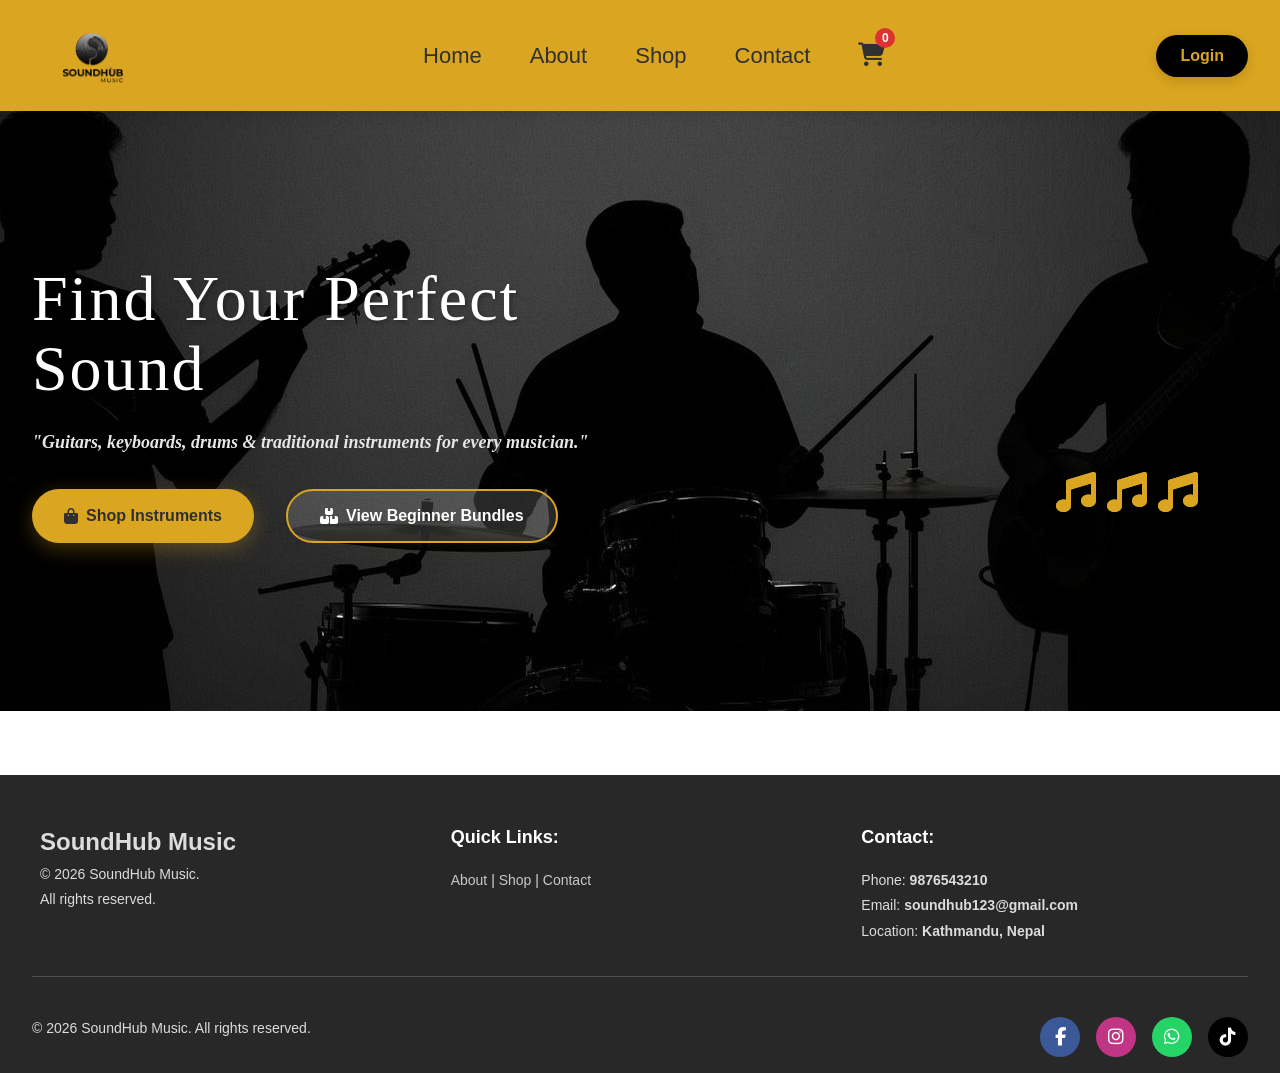
<file: index.html>
<!DOCTYPE html>
<html lang="en">
<head>
    <meta charset="UTF-8">
    <meta name="viewport" content="width=device-width, initial-scale=1.0">
    <title>SoundHub Music - Find Your Perfect Sound</title>
    <link href="https://cdnjs.cloudflare.com/ajax/libs/font-awesome/6.4.0/css/all.min.css" rel="stylesheet">
    <link rel="stylesheet" href="style.css">
</head>
<body>
    
    <!-- Header -->
    <header>
        <div class="logo-section">
           <img src="image/logo.png" alt="logo">
        </div>
        <nav>
            <a href="index.html">Home</a>
            <a href="about.html">About</a>
            <a href="products.html">Shop</a>
            <a href="contact.html">Contact</a>
            <div class="cart-icon" onclick="openCart()">
                <i class="fas fa-shopping-cart"></i>
                <span class="cart-count" id="cartCount">0</span>
            </div>
        </nav>
        <button class="login-btn" onclick="openLogin()">Login</button>
    </header>

    <!-- Hero Section -->
    <section class="hero" id="home">
        <div class="hero-content">
            <h1>Find Your Perfect Sound</h1>
            <p class="hero-quote">"Guitars, keyboards, drums & traditional instruments for every musician."</p>
            <div class="button-group">
                <button class="btn btn-primary" onclick="window.location.href='products.html'">
                    <i class="fas fa-shopping-bag"></i> Shop Instruments
                </button>
                <button class="btn btn-secondary" onclick="window.location.href='products.html'">
                    <i class="fas fa-boxes"></i> View Beginner Bundles
                </button>
            </div>
        </div>
        <div class="hero-visual">
          <div class="music-notes">
                <i class="fas fa-music"></i>
                <i class="fas fa-music"></i>
                <i class="fas fa-music"></i>
            </div>
            <div class="music-notes">
                <i class="fas fa-music"></i>
                <i class="fas fa-music"></i>
                <i class="fas fa-music"></i>
            </div>
        </div>
    </section>

    <!-- Footer -->
    <footer>
        <div class="footer-content">
            <div class="footer-section">
                <h2>SoundHub Music</h2>
                <p>© 2026 SoundHub Music.<br>All rights reserved.</p>
            </div>
            <div class="footer-section">
                <h3>Quick Links:</h3>
                <p>
                    <a href="about.html">About</a> | 
                    <a href="products.html">Shop</a> | 
                    <a href="contact.html">Contact</a>
                </p>
            </div>
            <div class="footer-section">
                <h3>Contact:</h3>
                <p>Phone: <strong>9876543210</strong><br>
                Email: <strong>soundhub123@gmail.com</strong><br>
                Location: <strong>Kathmandu, Nepal</strong></p>
            </div>
        </div>
        <div class="footer-divider">
            <p>&copy; 2026 SoundHub Music. All rights reserved.</p>
            <div class="social-links">
                <a href="https://facebook.com" class="social-icon facebook-icon" title="Facebook">
                    <i class="fab fa-facebook-f"></i>
                </a>
                <a href="https://instagram.com" class="social-icon instagram-icon" title="Instagram">
                    <i class="fab fa-instagram"></i>
                </a>
                <a href="https://whatsapp.com" class="social-icon whatsapp-icon" title="WhatsApp">
                    <i class="fab fa-whatsapp"></i>
                </a>
                <a href="https://tiktok.com" class="social-icon tiktok-icon" title="TikTok">
                    <i class="fab fa-tiktok"></i>
                </a>
            </div>
        </div>
    </footer>

  
    <script src="script.js"></script>
</body>
</html>
</file>
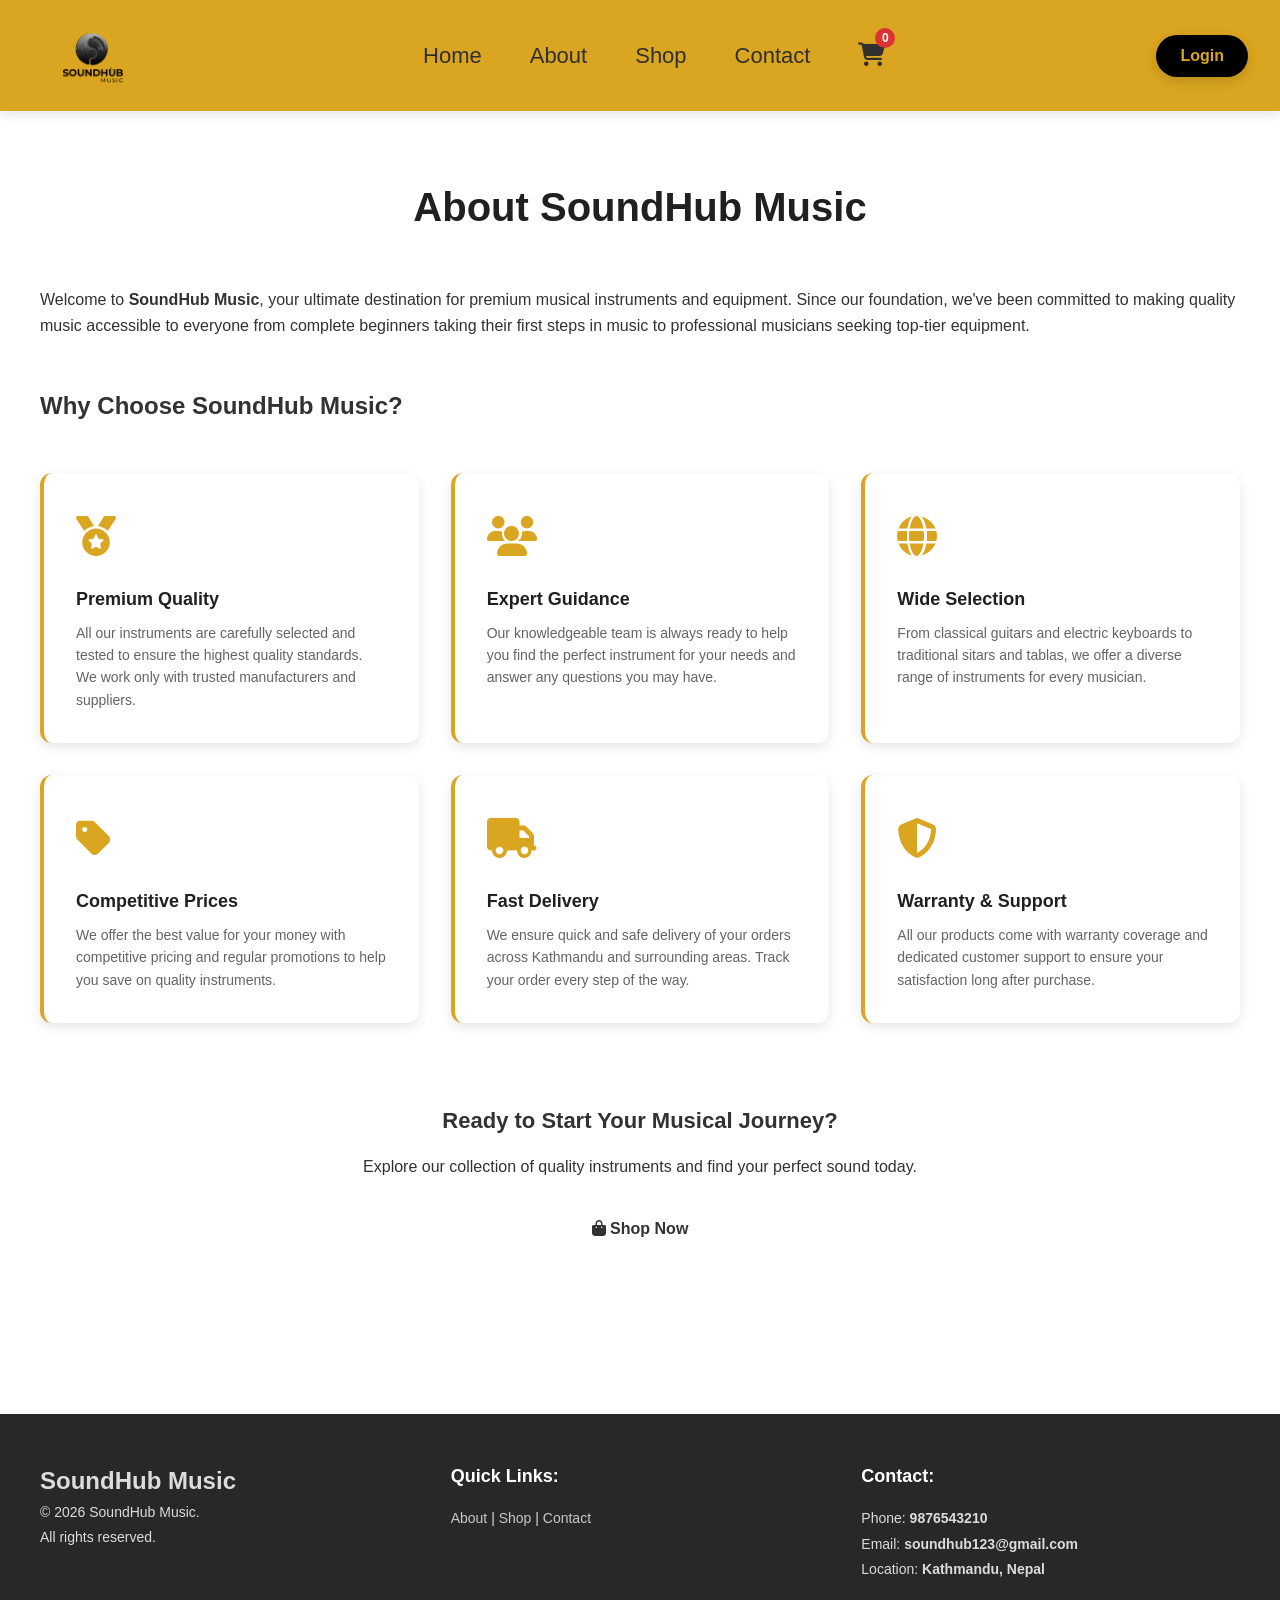
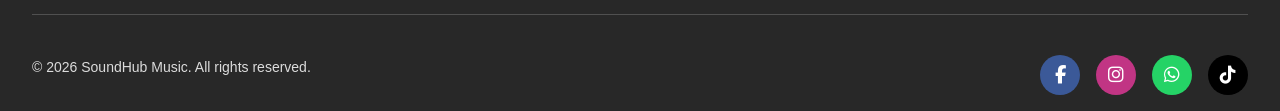
<file: about.html>
<!DOCTYPE html>
<html lang="en">
<head>
    <meta charset="UTF-8">
    <meta name="viewport" content="width=device-width, initial-scale=1.0">
    <title>About Us - SoundHub Music</title>
    <link href="https://cdnjs.cloudflare.com/ajax/libs/font-awesome/6.4.0/css/all.min.css" rel="stylesheet">
    <link rel="stylesheet" href="style.css">
</head>
<body>
    <!-- Header -->
    <header>
         <div class="logo-section">
           <img src="image/logo.png" alt="logo">
        </div>
        <nav>
            <a href="index.html">Home</a>
            <a href="about.html">About</a>
            <a href="products.html">Shop</a>
            <a href="contact.html">Contact</a>
            <div class="cart-icon" onclick="openCart()">
                <i class="fas fa-shopping-cart"></i>
                <span class="cart-count" id="cartCount">0</span>
            </div>
        </nav>
        <button class="login-btn" onclick="openLogin()">Login</button>
    </header>

    <!-- About Section -->
    <section class="content-section">
        <div class="section-container">
            <h2 class="section-title">About SoundHub Music</h2>
            
            <p class="section-intro">
                Welcome to <strong>SoundHub Music</strong>, your ultimate destination for premium musical instruments and equipment. 
                Since our foundation, we've been committed to making quality music accessible to everyone from complete beginners 
                taking their first steps in music to professional musicians seeking top-tier equipment.
            </p>

            <h3 style="font-size: 24px; margin-top: 3rem; margin-bottom: 2rem; color: var(--text-dark);">Why Choose SoundHub Music?</h3>

            <div class="features-grid">
                <div class="feature-card">
                    <div class="feature-icon">
                        <i class="fas fa-medal"></i>
                    </div>
                    <div class="feature-title">Premium Quality</div>
                    <div class="feature-description">
                        All our instruments are carefully selected and tested to ensure the highest quality standards. 
                        We work only with trusted manufacturers and suppliers.
                    </div>
                </div>

                <div class="feature-card">
                    <div class="feature-icon">
                        <i class="fas fa-users"></i>
                    </div>
                    <div class="feature-title">Expert Guidance</div>
                    <div class="feature-description">
                        Our knowledgeable team is always ready to help you find the perfect instrument for your needs and 
                        answer any questions you may have.
                    </div>
                </div>

                <div class="feature-card">
                    <div class="feature-icon">
                        <i class="fas fa-globe"></i>
                    </div>
                    <div class="feature-title">Wide Selection</div>
                    <div class="feature-description">
                        From classical guitars and electric keyboards to traditional sitars and tablas, we offer a diverse 
                        range of instruments for every musician.
                    </div>
                </div>

                <div class="feature-card">
                    <div class="feature-icon">
                        <i class="fas fa-tag"></i>
                    </div>
                    <div class="feature-title">Competitive Prices</div>
                    <div class="feature-description">
                        We offer the best value for your money with competitive pricing and regular promotions to help you 
                        save on quality instruments.
                    </div>
                </div>

                <div class="feature-card">
                    <div class="feature-icon">
                        <i class="fas fa-truck"></i>
                    </div>
                    <div class="feature-title">Fast Delivery</div>
                    <div class="feature-description">
                        We ensure quick and safe delivery of your orders across Kathmandu and surrounding areas. Track your 
                        order every step of the way.
                    </div>
                </div>

                <div class="feature-card">
                    <div class="feature-icon">
                        <i class="fas fa-shield-alt"></i>
                    </div>
                    <div class="feature-title">Warranty & Support</div>
                    <div class="feature-description">
                        All our products come with warranty coverage and dedicated customer support to ensure your satisfaction 
                        long after purchase.
                    </div>
                </div>
            </div>



            <div style="background: linear-gradient(135deg, var(--primary-gold), var(--hover-gold)); 
                padding: 2rem; border-radius: 12px; margin-top: 3rem; text-align: center; color: var(--primary-dark);">
                <h3 style="font-size: 22px; margin-bottom: 1rem;">Ready to Start Your Musical Journey?</h3>
                <p style="margin-bottom: 1.5rem; font-size: 16px;">
                    Explore our collection of quality instruments and find your perfect sound today.
                </p>
                <a href="products.html" style="display: inline-block; background: white; color: var(--primary-gold); 
                   padding: 0.75rem 2rem; border-radius: 25px; text-decoration: none; font-weight: 600; 
                   transition: all 0.3s ease;" 
                   onmouseover="this.style.transform='scale(1.05)'" 
                   onmouseout="this.style.transform='scale(1)'">
                    <i class="fas fa-shopping-bag"></i> Shop Now
                </a>
            </div>
        </div>
    </section>

    <!-- Footer -->
    <footer>
        <div class="footer-content">
            <div class="footer-section">
                <h2>SoundHub Music</h2>
                <p>© 2026 SoundHub Music.<br>All rights reserved.</p>
            </div>
            <div class="footer-section">
                <h3>Quick Links:</h3>
                <p>
                    <a href="about.html">About</a> | 
                    <a href="products.html">Shop</a> | 
                    <a href="contact.html">Contact</a>
                </p>
            </div>
            <div class="footer-section">
                <h3>Contact:</h3>
                <p>Phone: <strong>9876543210</strong><br>
                Email: <strong>soundhub123@gmail.com</strong><br>
                Location: <strong>Kathmandu, Nepal</strong></p>
            </div>
        </div>
        <div class="footer-divider">
            <p>&copy; 2026 SoundHub Music. All rights reserved.</p>
            <div class="social-links">
                <a href="https://facebook.com" class="social-icon facebook-icon" title="Facebook">
                    <i class="fab fa-facebook-f"></i>
                </a>
                <a href="https://instagram.com" class="social-icon instagram-icon" title="Instagram">
                    <i class="fab fa-instagram"></i>
                </a>
                <a href="https://whatsapp.com" class="social-icon whatsapp-icon" title="WhatsApp">
                    <i class="fab fa-whatsapp"></i>
                </a>
                <a href="https://tiktok.com" class="social-icon tiktok-icon" title="TikTok">
                    <i class="fab fa-tiktok"></i>
                </a>
            </div>
        </div>
    </footer>

    <script src="script.js"></script>
</body>
</html>
</file>
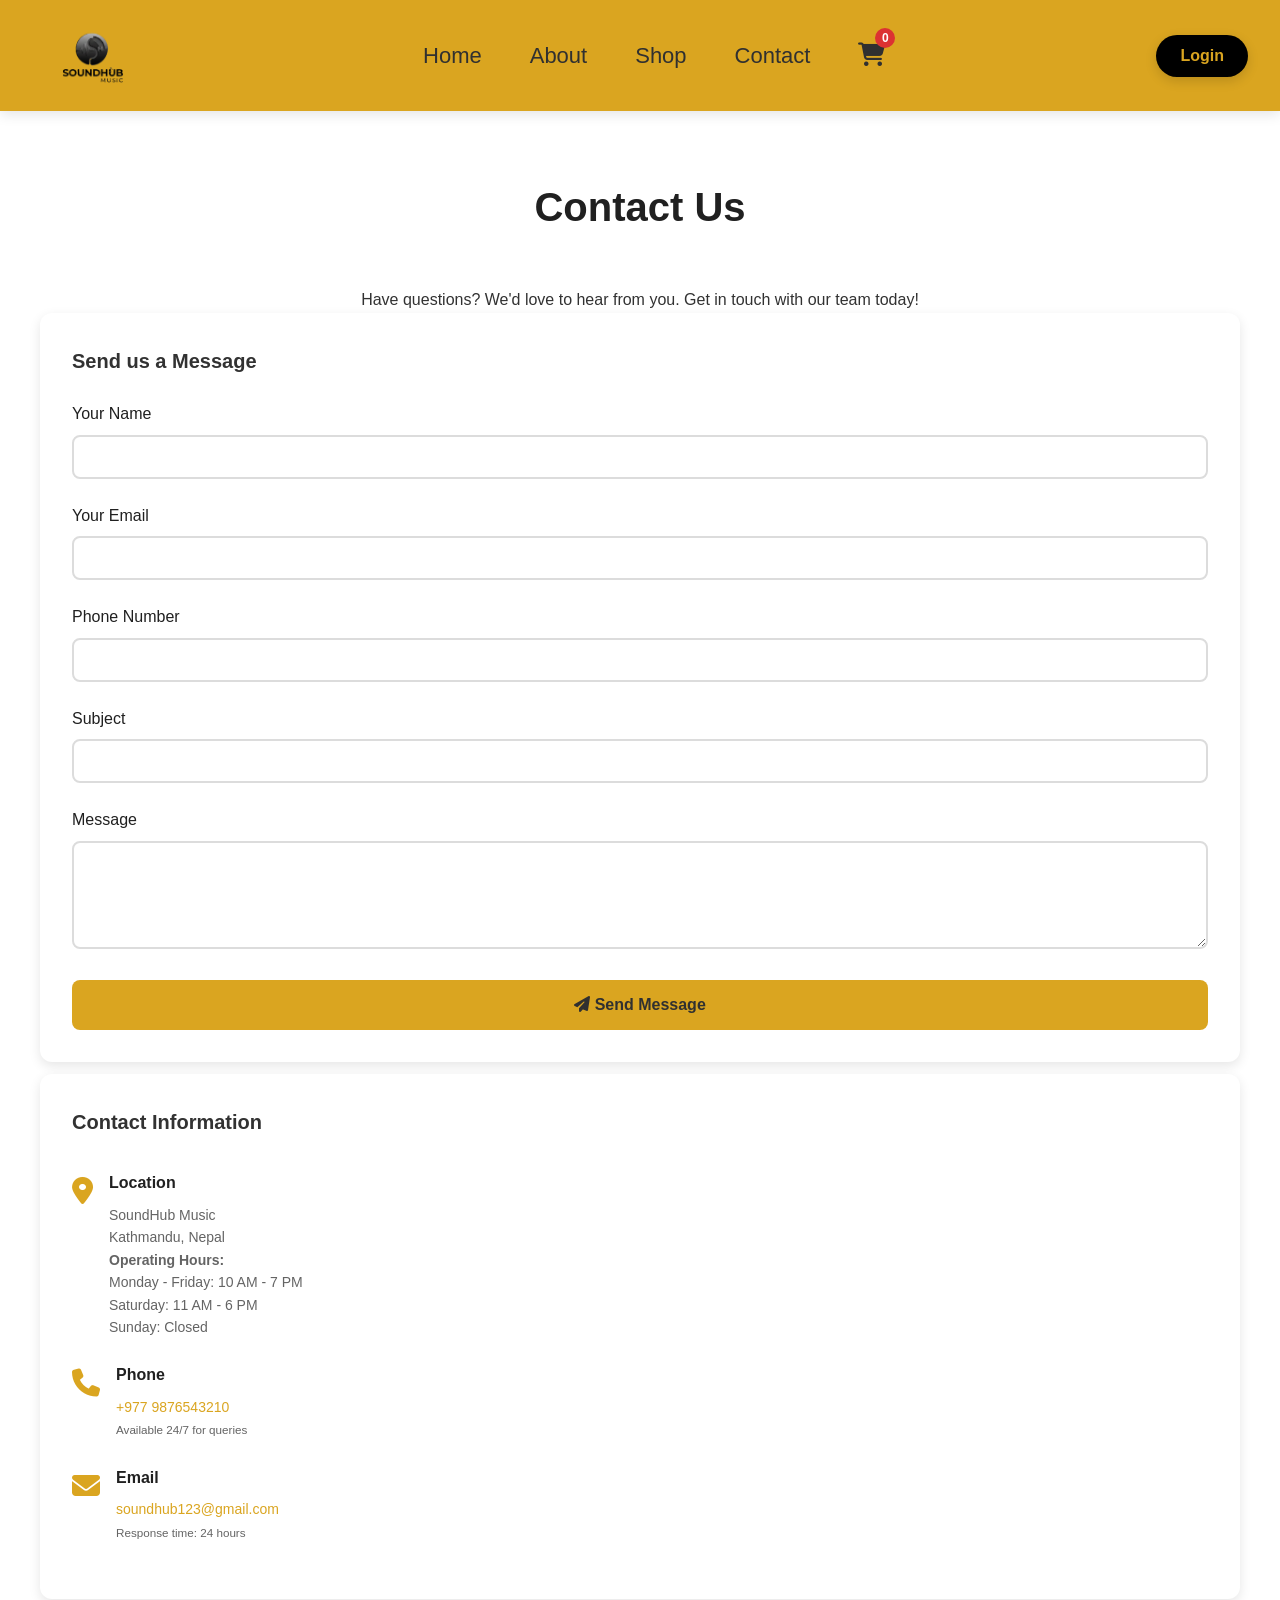
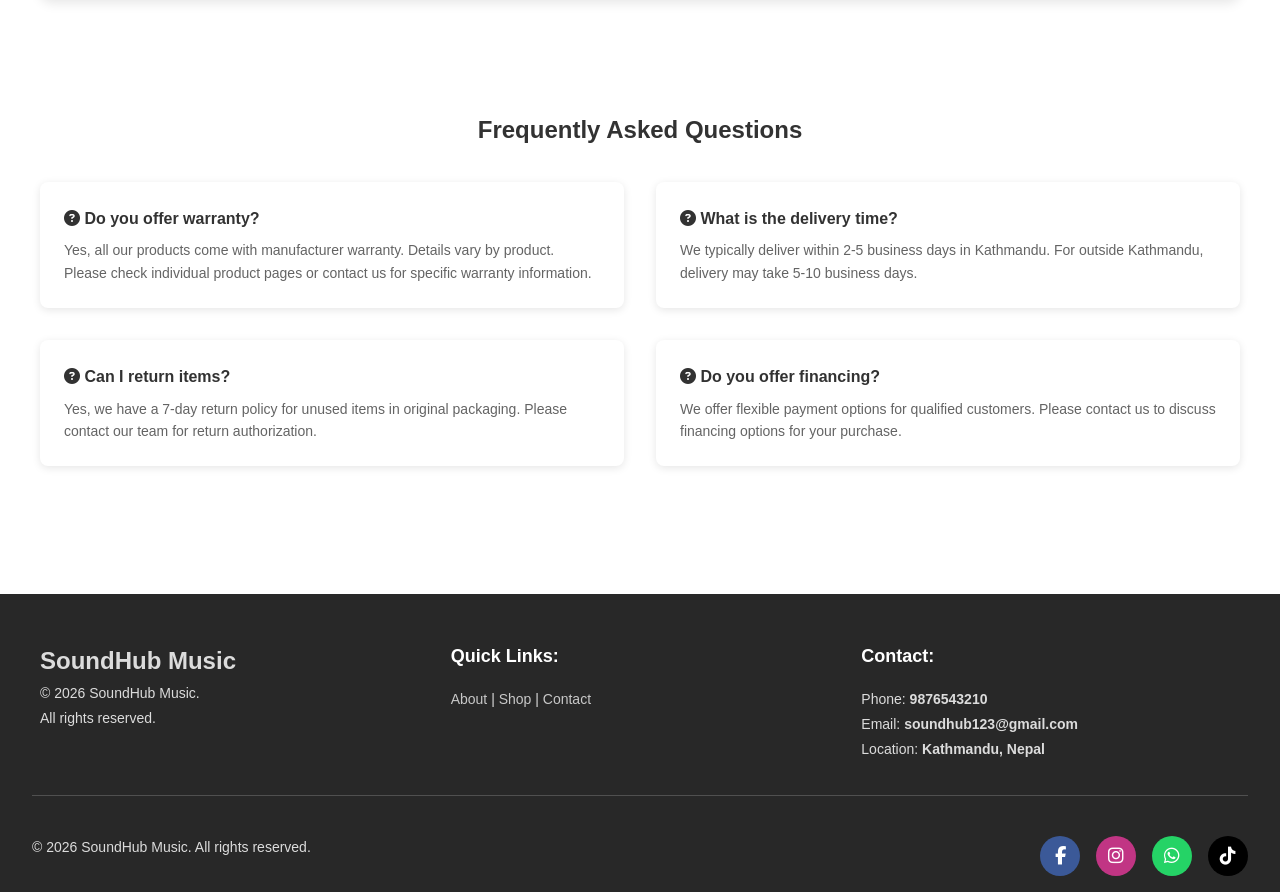
<file: contact.html>
<!DOCTYPE html>
<html lang="en">
<head>
    <meta charset="UTF-8">
    <meta name="viewport" content="width=device-width, initial-scale=1.0">
    <title>Contact Us - SoundHub Music</title>
    <link href="https://cdnjs.cloudflare.com/ajax/libs/font-awesome/6.4.0/css/all.min.css" rel="stylesheet">
    <link rel="stylesheet" href="style.css">
    
</head>
<body>
    <!-- Header -->
   <header>
         <div class="logo-section">
           <img src="image/logo.png" alt="logo">
        </div>
        <nav>
            <a href="index.html">Home</a>
            <a href="about.html">About</a>
            <a href="products.html">Shop</a>
            <a href="contact.html">Contact</a>
            <div class="cart-icon" onclick="openCart()">
                <i class="fas fa-shopping-cart"></i>
                <span class="cart-count" id="cartCount">0</span>
            </div>
        </nav>
        <button class="login-btn" onclick="openLogin()">Login</button>
    </header>

    <!-- Contact Section -->
    <section class="content-section">
        <div class="section-container">
            <h2 class="section-title">Contact Us</h2>
            <p class="section-intro" style="text-align: center;">
                Have questions? We'd love to hear from you. Get in touch with our team today!
            </p>

            <div class="contact-wrapper">
                <!-- Contact Form -->
                <div class="contact-form">
                    <h3 style="margin-bottom: 1.5rem; color: var(--text-dark); font-size: 20px;">Send us a Message</h3>
                    <form onsubmit="handleContactForm(event)">
                        <div class="form-group">
                            <label for="contactName">Your Name</label>
                            <input type="text" id="contactName" name="name" required>
                        </div>
                        <div class="form-group">
                            <label for="contactEmail">Your Email</label>
                            <input type="email" id="contactEmail" name="email" required>
                        </div>
                        <div class="form-group">
                            <label for="contactPhone">Phone Number</label>
                            <input type="tel" id="contactPhone" name="phone">
                        </div>
                        <div class="form-group">
                            <label for="contactSubject">Subject</label>
                            <input type="text" id="contactSubject" name="subject" required>
                        </div>
                        <div class="form-group">
                            <label for="contactMessage">Message</label>
                            <textarea id="contactMessage" name="message" rows="5" required></textarea>
                        </div>
                        <button type="submit" class="form-submit">
                            <i class="fas fa-paper-plane"></i> Send Message
                        </button>
                    </form>
                </div>

                <!-- Contact Information -->
                <div class="contact-info-box">
                    <h3 style="margin-bottom: 2rem; color: var(--text-dark); font-size: 20px;">Contact Information</h3>

                    <div class="contact-info-item">
                        <div class="contact-icon">
                            <i class="fas fa-map-marker-alt"></i>
                        </div>
                        <div class="contact-details">
                            <h4>Location</h4>
                            <p>
                                SoundHub Music<br>
                                Kathmandu, Nepal<br>
                                <strong>Operating Hours:</strong><br>
                                Monday - Friday: 10 AM - 7 PM<br>
                                Saturday: 11 AM - 6 PM<br>
                                Sunday: Closed
                            </p>
                        </div>
                    </div>

                    <div class="contact-info-item">
                        <div class="contact-icon">
                            <i class="fas fa-phone"></i>
                        </div>
                        <div class="contact-details">
                            <h4>Phone</h4>
                            <p>
                                <a href="tel:9876543210">+977 9876543210</a><br>
                                <small>Available 24/7 for queries</small>
                            </p>
                        </div>
                    </div>

                    <div class="contact-info-item">
                        <div class="contact-icon">
                            <i class="fas fa-envelope"></i>
                        </div>
                        <div class="contact-details">
                            <h4>Email</h4>
                            <p>
                                <a href="mailto:soundhub123@gmail.com">soundhub123@gmail.com</a><br>
                                <small>Response time: 24 hours</small>
                            </p>
                        </div>
                    </div>
                </div>
            </div>

            <!-- FAQ Section -->
            <div style="margin-top: 4rem; padding-top: 3rem; border-top: 2px solid var(--border-light);">
                <h3 style="font-size: 24px; margin-bottom: 2rem; color: var(--text-dark); text-align: center;">
                    Frequently Asked Questions
                </h3>

                <div style="display: grid; grid-template-columns: 1fr 1fr; gap: 2rem; max-width: 100%;">
                    <div style="background: white; padding: 1.5rem; border-radius: 8px; box-shadow: 0 2px 8px rgba(0,0,0,0.1);">
                        <h4 style="color: var(--primary-gold); margin-bottom: 0.5rem; font-size: 16px;">
                            <i class="fas fa-question-circle"></i> Do you offer warranty?
                        </h4>
                        <p style="color: rgb(100, 100, 100); font-size: 14px; line-height: 1.6;">
                            Yes, all our products come with manufacturer warranty. Details vary by product. 
                            Please check individual product pages or contact us for specific warranty information.
                        </p>
                    </div>

                    <div style="background: white; padding: 1.5rem; border-radius: 8px; box-shadow: 0 2px 8px rgba(0,0,0,0.1);">
                        <h4 style="color: var(--primary-gold); margin-bottom: 0.5rem; font-size: 16px;">
                            <i class="fas fa-question-circle"></i> What is the delivery time?
                        </h4>
                        <p style="color: rgb(100, 100, 100); font-size: 14px; line-height: 1.6;">
                            We typically deliver within 2-5 business days in Kathmandu. 
                            For outside Kathmandu, delivery may take 5-10 business days.
                        </p>
                    </div>

                    <div style="background: white; padding: 1.5rem; border-radius: 8px; box-shadow: 0 2px 8px rgba(0,0,0,0.1);">
                        <h4 style="color: var(--primary-gold); margin-bottom: 0.5rem; font-size: 16px;">
                            <i class="fas fa-question-circle"></i> Can I return items?
                        </h4>
                        <p style="color: rgb(100, 100, 100); font-size: 14px; line-height: 1.6;">
                            Yes, we have a 7-day return policy for unused items in original packaging. 
                            Please contact our team for return authorization.
                        </p>
                    </div>

                    <div style="background: white; padding: 1.5rem; border-radius: 8px; box-shadow: 0 2px 8px rgba(0,0,0,0.1);">
                        <h4 style="color: var(--primary-gold); margin-bottom: 0.5rem; font-size: 16px;">
                            <i class="fas fa-question-circle"></i> Do you offer financing?
                        </h4>
                        <p style="color: rgb(100, 100, 100); font-size: 14px; line-height: 1.6;">
                            We offer flexible payment options for qualified customers. 
                            Please contact us to discuss financing options for your purchase.
                        </p>
                    </div>
                </div>
            </div>
        </div>
    </section>

    <!-- Footer -->
    <footer>
        <div class="footer-content">
            <div class="footer-section">
                <h2>SoundHub Music</h2>
                <p>© 2026 SoundHub Music.<br>All rights reserved.</p>
            </div>
            <div class="footer-section">
                <h3>Quick Links:</h3>
                <p>
                    <a href="about.html">About</a> | 
                    <a href="products.html">Shop</a> | 
                    <a href="contact.html">Contact</a>
                </p>
            </div>
            <div class="footer-section">
                <h3>Contact:</h3>
                <p>Phone: <strong>9876543210</strong><br>
                Email: <strong>soundhub123@gmail.com</strong><br>
                Location: <strong>Kathmandu, Nepal</strong></p>
            </div>
        </div>
        <div class="footer-divider">
            <p>&copy; 2026 SoundHub Music. All rights reserved.</p>
            <div class="social-links">
                <a href="https://facebook.com" class="social-icon facebook-icon" title="Facebook">
                    <i class="fab fa-facebook-f"></i>
                </a>
                <a href="https://instagram.com" class="social-icon instagram-icon" title="Instagram">
                    <i class="fab fa-instagram"></i>
                </a>
                <a href="https://whatsapp.com" class="social-icon whatsapp-icon" title="WhatsApp">
                    <i class="fab fa-whatsapp"></i>
                </a>
                <a href="https://tiktok.com" class="social-icon tiktok-icon" title="TikTok">
                    <i class="fab fa-tiktok"></i>
                </a>
            </div>
        </div>
    </footer>

 

    <!-- Cart Modal -->
   

    <script src="script.js"></script>

</body>
</html>
</file>
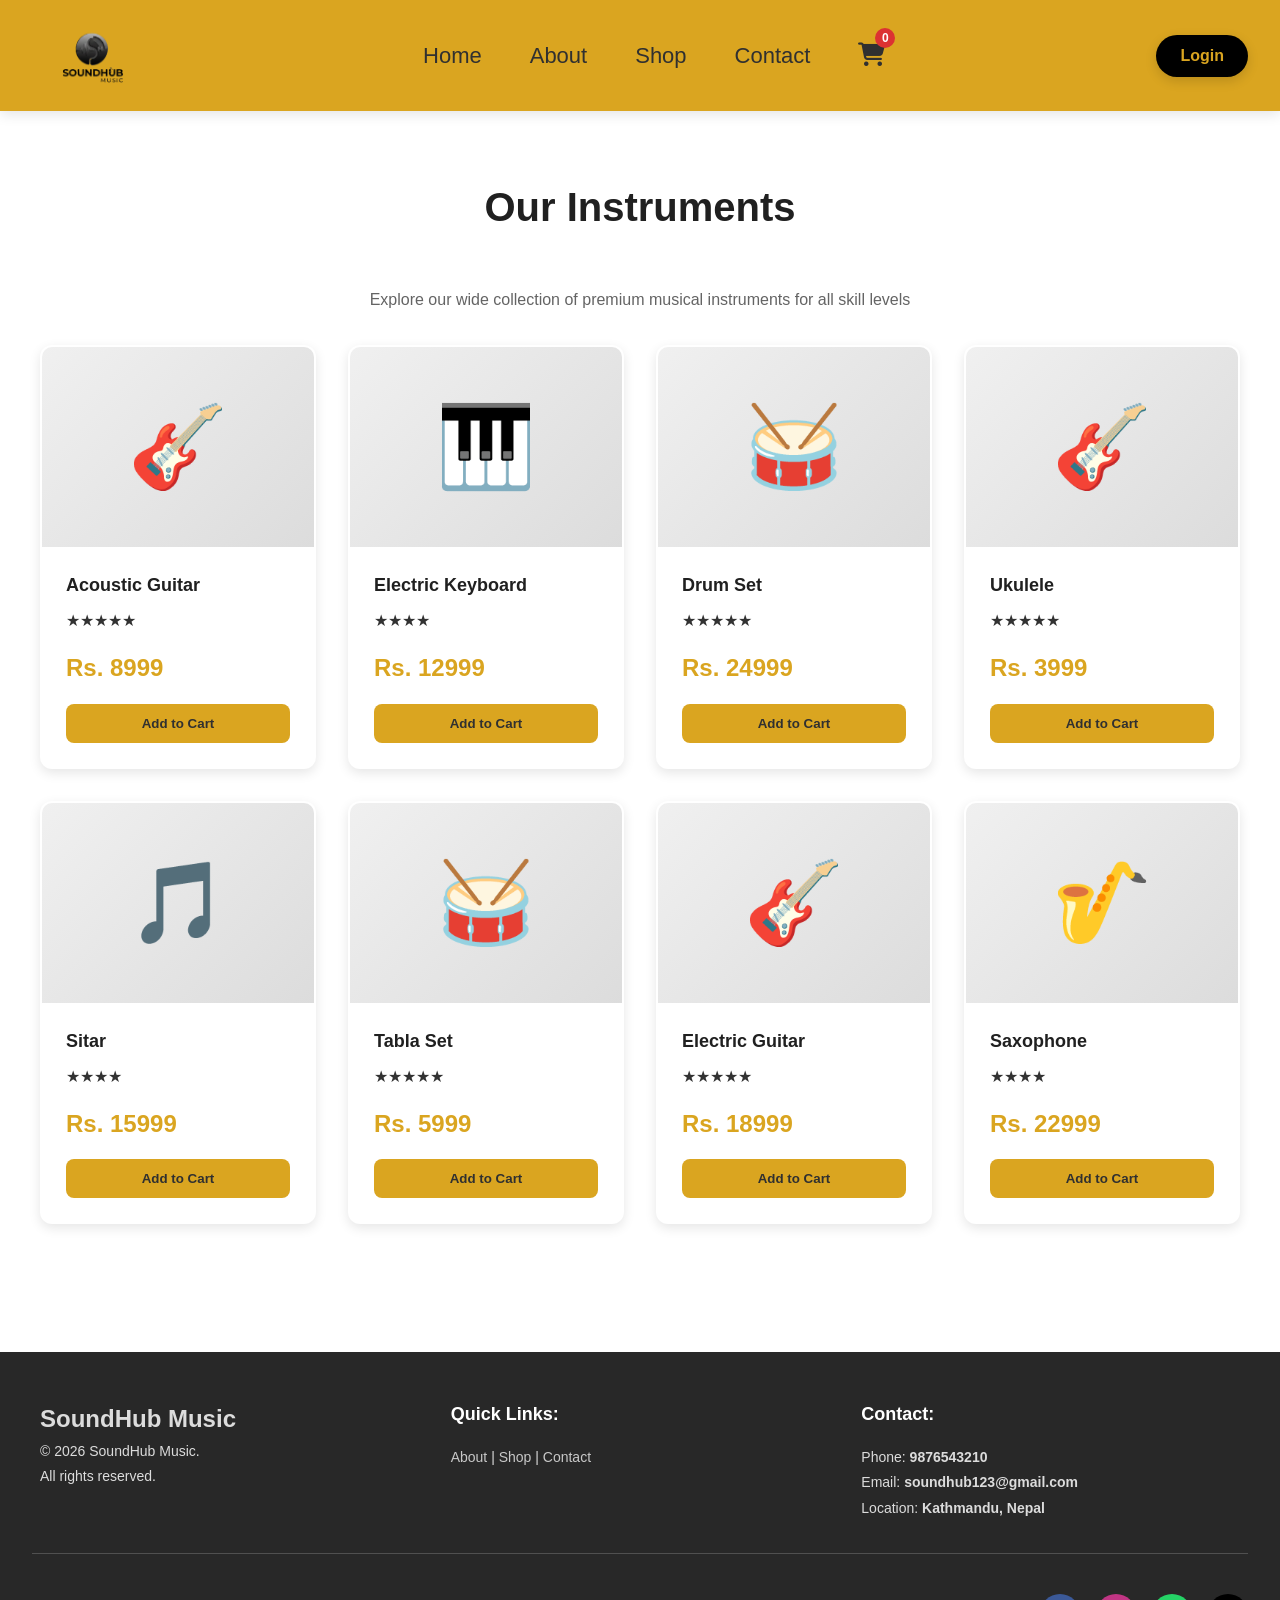
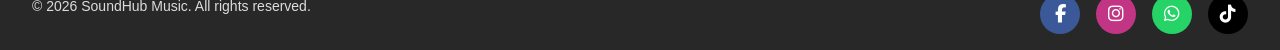
<file: products.html>
<!DOCTYPE html>
<html lang="en">
<head>
    <meta charset="UTF-8">
    <meta name="viewport" content="width=device-width, initial-scale=1.0">
    <title>Shop - SoundHub Music</title>
    <link href="https://cdnjs.cloudflare.com/ajax/libs/font-awesome/6.4.0/css/all.min.css" rel="stylesheet">
    <link rel="stylesheet" href="style.css">
</head>
<body>
    <!-- Header -->
    <header>
         <div class="logo-section">
           <img src="image/logo.png" alt="logo">
        </div>
        <nav>
            <a href="index.html">Home</a>
            <a href="about.html">About</a>
            <a href="products.html">Shop</a>
            <a href="contact.html">Contact</a>
            <div class="cart-icon" onclick="openCart()">
                <i class="fas fa-shopping-cart"></i>
                <span class="cart-count" id="cartCount">0</span>
            </div>
        </nav>
        <button class="login-btn" onclick="openLogin()">Login</button>
    </header>

    <!-- Products Section -->
    <section class="products-section">
        <h2 class="section-title">Our Instruments</h2>
        <p style="text-align: center; color: rgb(100, 100, 100); margin-bottom: 2rem; font-size: 16px;">
            Explore our wide collection of premium musical instruments for all skill levels
        </p>
        <div class="products-grid" id="productsGrid"></div>
    </section>

    <!-- Footer -->
    <footer>
        <div class="footer-content">
            <div class="footer-section">
                <h2>SoundHub Music</h2>
                <p>© 2026 SoundHub Music.<br>All rights reserved.</p>
            </div>
            <div class="footer-section">
                <h3>Quick Links:</h3>
                <p>
                    <a href="about.html">About</a> | 
                    <a href="products.html">Shop</a> | 
                    <a href="contact.html">Contact</a>
                </p>
            </div>
            <div class="footer-section">
                <h3>Contact:</h3>
                <p>Phone: <strong>9876543210</strong><br>
                Email: <strong>soundhub123@gmail.com</strong><br>
                Location: <strong>Kathmandu, Nepal</strong></p>
            </div>
        </div>
        <div class="footer-divider">
            <p>&copy; 2026 SoundHub Music. All rights reserved.</p>
            <div class="social-links">
                <a href="https://facebook.com" class="social-icon facebook-icon" title="Facebook">
                    <i class="fab fa-facebook-f"></i>
                </a>
                <a href="https://instagram.com" class="social-icon instagram-icon" title="Instagram">
                    <i class="fab fa-instagram"></i>
                </a>
                <a href="https://whatsapp.com" class="social-icon whatsapp-icon" title="WhatsApp">
                    <i class="fab fa-whatsapp"></i>
                </a>
                <a href="https://tiktok.com" class="social-icon tiktok-icon" title="TikTok">
                    <i class="fab fa-tiktok"></i>
                </a>
            </div>
        </div>
    </footer>

    <script src="script.js"></script>
</body>
</html>
</file>
<file: style.css>
* {
    margin: 0;
    padding: 0;
    box-sizing: border-box;
}

html {
    scroll-behavior: smooth;
}

body {
    font-family: 'Segoe UI', Tahoma, Geneva, Verdana, sans-serif;
    color: rgb(50, 50, 50);
    line-height: 1.6;
    overflow-x: hidden;
}

header {
    background: rgb(218, 165, 32);
    padding: 16px 32px;
    display: flex;
    justify-content: space-between;
    align-items: center;
    box-shadow: 0 4px 12px rgba(0, 0, 0, 0.1);
    position: sticky;
    top: 0;
    z-index: 1000;
    animation: slideDown 0.5s ease-out;
}

.logo-section {
    width: 120px;
    align-items: center;
    gap: 16px;
    cursor: pointer;
    transition: transform 0.3s ease;
}

.logo-section img {
    width: 100%;
    height: auto;
    display: block;
}

.logo-section:hover {
    transform: scale(1.05);
}

nav {
    display: flex;
    gap: 48px;
    align-items: center;
}

nav a {
    color: rgb(48, 48, 48);
    text-decoration: none;
    font-weight: 500;
    font-size: 22px;
    position: relative;
    transition: color 0.3s ease;
}

nav a::after {
    content: '';
    position: absolute;
    bottom: -5px;
    left: 0;
    width: 0;
    height: 3px;
    background: rgb(48, 48, 48);
    transition: width 0.3s ease;
}

nav a:hover::after {
    width: 100%;
}

.cart-icon {
    font-size: 24px;
    color: rgb(48, 48, 48);
    cursor: pointer;
    transition: transform 0.3s ease;
    position: relative;
}

.cart-icon:hover {
    transform: scale(1.15);
}

.cart-count {
    position: absolute;
    top: -8px;
    right: -10px;
    background: rgb(220, 50, 50);
    color: white;
    border-radius: 50%;
    width: 20px;
    height: 20px;
    display: flex;
    align-items: center;
    justify-content: center;
    font-size: 12px;
    font-weight: bold;
}

.login-btn {
    background: rgb(0, 0, 0);
    color: rgb(218, 165, 32);
    border: none;
    padding: 12px 24px;
    border-radius: 25px;
    cursor: pointer;
    font-size: 16px;
    font-weight: 600;
    transition: all 0.3s ease;
    box-shadow: 0 4px 12px rgba(0, 0, 0, 0.15);
}

.login-btn:hover {
    background: rgb(30, 30, 30);
    transform: translateY(-2px);
    box-shadow: 0 6px 16px rgba(0, 0, 0, 0.2);
}

/* HERO SECTION */
.hero {
    background: linear-gradient(135deg, rgb(68, 68, 68) 0%, rgb(85, 85, 85) 100%);
    background-image: url("image/hero-musicians.jpg");
    background-position: center;
    color: white;
    padding: 64px 32px;
    min-height: 600px;
    display: flex;
    align-items: center;
    justify-content: space-between;
    position: relative;
    overflow: hidden;
}

.hero-content {
    flex: 1;
    z-index: 2;
    animation: fadeInLeft 0.8s ease-out;
    font-size: 48px;
    font-weight: bold;
    margin-bottom: 16px;
    font-family: 'Playfair Display', serif;
}

.hero h1 {
    font-size: 64px;
    font-weight: 300;
    margin-bottom: 24px;
    letter-spacing: 2px;
    text-shadow: 2px 2px 4px rgba(0, 0, 0, 0.3);
    line-height: 1.1;
}

.hero-quote {
    font-size: 18px;
    font-style: italic;
    margin-bottom: 32px;
    color: rgb(230, 230, 230);
    max-width: 600px;
}

.button-group {
    display: flex;
    gap: 32px;
    margin-top: 32px;
}

.btn {
    padding: 16px 32px;
    border: none;
    border-radius: 30px;
    cursor: pointer;
    font-size: 16px;
    font-weight: 600;
    transition: all 0.3s ease;
    display: inline-flex;
    align-items: center;
    gap: 8px;
}

.btn-primary {
    background: rgb(218, 165, 32);
    color: rgb(48, 48, 48);
    box-shadow: 0 6px 20px rgba(218, 165, 32, 0.3);
}

.btn-primary:hover {
    background: rgb(200, 148, 20);
    box-shadow: 0 8px 25px rgba(218, 165, 32, 0.4);
}

.btn-secondary {
    background: rgba(255, 255, 255, 0.15);
    color: white;
    border: 2px solid rgb(218, 165, 32);
}

.btn-secondary:hover {
    box-shadow: 0 8px 25px rgba(218, 165, 32, 0.4);
}


.hero-visual {
    flex: 1;
    position: relative;
    z-index: 2;
    display: flex;
    justify-content: center;
    align-items: flex-end;
    animation: fadeInRight 0.8s ease-out;
}

.musician-silhouettes {
    position: relative;
    width: 100%;
    height: 400px;
}

.musician {
    position: absolute;
    bottom: 0;
    font-size: 200px;
    color: rgba(0, 0, 0, 0.6);
    opacity: 0.8;
    animation: float 3s ease-in-out infinite;
}

.musician:nth-child(1) {
    left: 5%;
    animation-delay: 0s;
}

.musician:nth-child(2) {
    left: 40%;
    animation-delay: 0.5s;
}

.musician:nth-child(3) {
    left: 75%;
    animation-delay: 1s;
}

.music-notes {
    position: absolute;
    top: 50px;
    right: 50px;
    font-size: 40px;
    color: rgb(218, 165, 32);
    animation: noteFloat 4s ease-in-out infinite;
}

/* PRODUCTS SECTION */
.products-section {
    padding: 64px 32px;
    background: white;
    animation: fadeIn 0.8s ease-out;
}

.section-title {
    text-align: center;
    font-size: 40px;
    margin-bottom: 48px;
    color: rgb(32, 32, 32);
}

.products-grid {
    display: grid;
    grid-template-columns: repeat(auto-fit, minmax(250px, 1fr));
    gap: 32px;
    max-width: 1200px;
    margin: 0 auto;
}

.product-card {
    background: white;
    border-radius: 12px;
    overflow: hidden;
    box-shadow: 0 4px 12px rgba(0, 0, 0, 0.1);
    transition: all 0.3s ease;
    cursor: pointer;
    border: 2px solid transparent;
}

.product-card:hover {
    transform: translateY(-8px);
    box-shadow: 0 12px 30px rgba(218, 165, 32, 0.2);
    border-color: rgb(218, 165, 32);
}

.product-image {
    width: 100%;
    height: 200px;
    background: linear-gradient(135deg, rgb(240, 240, 240) 0%, rgb(220, 220, 220) 100%);
    display: flex;
    align-items: center;
    justify-content: center;
    font-size: 80px;
    color: rgb(218, 165, 32);
}

.product-info {
    padding: 24px;
}

.product-name {
    font-size: 18px;
    font-weight: 600;
    margin-bottom: 8px;
    color: rgb(32, 32, 32);
}

.product-category {
    font-size: 12px;
    color: rgb(150, 150, 150);
    margin-bottom: 16px;
    text-transform: uppercase;
    letter-spacing: 1px;
}

.product-price {
    font-size: 24px;
    font-weight: bold;
    color: rgb(218, 165, 32);
    margin-bottom: 16px;
}

.product-rating {
    display: flex;
    gap: 4px;
    margin-bottom: 16px;
}

.star {
    color: rgb(218, 165, 32);
    font-size: 14px;
}

.add-to-cart {
    width: 100%;
    padding: 12px;
    background: rgb(218, 165, 32);
    color: rgb(48, 48, 48);
    border: none;
    border-radius: 8px;
    cursor: pointer;
    font-weight: 600;
    transition: all 0.3s ease;
}

.add-to-cart:hover {
    background: rgb(200, 148, 20);
    transform: scale(1.05);
}

/* ABOUT & CONTENT SECTIONS */
.content-section {
    padding: 64px 32px;
    background: white;
    min-height: calc(100vh - 200px);
    animation: fadeIn 0.8s ease-out;
}

.content-section.alt {
    background: rgb(250, 250, 250);
}

.section-container {
    max-width: 1200px;
    margin: 0 auto;
}



.features-grid {
    display: grid;
    grid-template-columns: repeat(auto-fit, minmax(280px, 1fr));
    gap: 32px;
    margin-top: 48px;
}

.feature-card {
    background: white;
    padding: 32px;
    border-radius: 12px;
    box-shadow: 0 4px 12px rgba(0, 0, 0, 0.1);
    transition: all 0.3s ease;
    border-left: 4px solid rgb(218, 165, 32);
}

.feature-icon {
    font-size: 40px;
    color: rgb(218, 165, 32);
    margin-bottom: 16px;
}

.feature-title {
    font-size: 18px;
    font-weight: 600;
    margin-bottom: 8px;
    color: rgb(32, 32, 32);
}

.feature-description {
    font-size: 14px;
    color: rgb(100, 100, 100);
    line-height: 1.6;
}

/* CONTACT FORM */
.contact-container {
    max-width: 600px;
    margin: 0 auto;
}

.contact-form {
    background: white;
    padding: 32px;
    border-radius: 12px;
    box-shadow: 0 4px 12px rgba(0, 0, 0, 0.1);
}

.form-group {
    margin-bottom: 24px;
}

label {
    display: block;
    margin-bottom: 8px;
    color: rgb(32, 32, 32);
    font-weight: 500;
}

input,
textarea {
    width: 100%;
    padding: 12px;
    border: 2px solid rgb(220, 220, 220);
    border-radius: 8px;
    font-size: 14px;
    transition: border-color 0.3s ease;
}

.form-submit {
    width: 100%;
    padding: 16px;
    background: rgb(218, 165, 32);
    color: rgb(48, 48, 48);
    border: none;
    border-radius: 8px;
    font-size: 16px;
    font-weight: 600;
}

.contact-info-box {
    background: white;
    margin-top: 12px;
    padding: 32px;
    border-radius: 12px;
    box-shadow: 0 4px 12px rgba(0, 0, 0, 0.1);
}

.contact-info-item {
    display: flex;
    gap: 16px;
    margin-bottom: 24px;
}

.contact-icon {
    font-size: 28px;
    color: rgb(218, 165, 32);
}

.contact-details h4 {
    color: rgb(32, 32, 32);
    margin-bottom: 8px;
    font-size: 16px;
}

.contact-details p {
    color: rgb(100, 100, 100);
    font-size: 14px;
    line-height: 1.6;
}

.contact-details a {
    color: rgb(218, 165, 32);
    text-decoration: none;
}

.contact-details a:hover {
    text-decoration: underline;
}

/* CART */
.cart-items {
    max-height: 300px;
    overflow-y: auto;
    margin-bottom: 16px;
}

.cart-item {
    display: flex;
    justify-content: space-between;
    align-items: center;
    padding: 12px;
    border-bottom: 1px solid rgb(220, 220, 220);
}

.cart-item-name {
    font-weight: 600;
    color: rgb(32, 32, 32);
}

.cart-item-price {
    color: rgb(218, 165, 32);
    font-weight: 600;
}

.remove-btn {
    background: rgb(220, 50, 50);
    color: white;
    border: none;
    padding: 4px 12px;
    border-radius: 4px;
    cursor: pointer;
    font-size: 12px;
    transition: background 0.3s ease;
}

.remove-btn:hover {
    background: rgb(190, 30, 30);
}

.cart-total {
    display: flex;
    justify-content: space-between;
    font-size: 18px;
    font-weight: bold;
    padding: 16px 0;
    border-top: 2px solid rgb(218, 165, 32);
    color: rgb(32, 32, 32);
}

.checkout-btn {
    width: 100%;
    padding: 16px;
    background: rgb(218, 165, 32);
    color: rgb(48, 48, 48);
    border: none;
    border-radius: 8px;
    font-size: 16px;
    font-weight: 600;
    cursor: pointer;
    transition: all 0.3s ease;
}

.checkout-btn:hover {
    background: rgb(200, 148, 20);
}

/* FOOTER */
footer {
    background: rgb(40, 40, 40);
    color: rgb(220, 220, 220);
    padding: 48px 32px 16px;
    margin-top: 64px;
}

.footer-content {
    max-width: 1200px;
    margin: 0 auto;
    display: grid;
    grid-template-columns: repeat(auto-fit, minmax(250px, 1fr));
    gap: 32px;
    margin-bottom: 32px;
}

.footer-section h3 {
    color: white;
    margin-bottom: 16px;
    font-size: 18px;
}

.footer-section p {
    line-height: 1.8;
    font-size: 14px;
}

.footer-section a {
    color: rgb(200, 200, 200);
    text-decoration: none;
    transition: color 0.3s ease;
}

.footer-section a:hover {
    color: rgb(218, 165, 32);
}

.social-links {
    display: flex;
    gap: 16px;
    margin-top: 16px;
}

.social-icon {
    width: 40px;
    height: 40px;
    border-radius: 50%;
    display: flex;
    align-items: center;
    justify-content: center;
    cursor: pointer;
    transition: all 0.3s ease;
    font-size: 18px;
    color: white;
    text-decoration: none;
}

.facebook-icon {
    background: rgb(59, 89, 152);
}

.facebook-icon:hover {
    background: rgb(45, 70, 130);
    transform: translateY(-3px);
}

.instagram-icon {
    background: rgb(193, 53, 132);
}

.instagram-icon:hover {
    background: rgb(170, 35, 110);
    transform: translateY(-3px);
}

.whatsapp-icon {
    background: rgb(37, 211, 102);
}

.whatsapp-icon:hover {
    background: rgb(25, 180, 80);
    transform: translateY(-3px);
}

.tiktok-icon {
    background: rgb(0, 0, 0);
}

.tiktok-icon:hover {
    background: rgb(40, 40, 40);
    transform: translateY(-3px);
}

.footer-divider {
    border-top: 1px solid rgb(80, 80, 80);
    padding-top: 24px;
    display: flex;
    justify-content: space-between;
    align-items: center;
    font-size: 14px;
}

/* SUCCESS MESSAGE */
.success-message {
    position: fixed;
    top: 100px;
    right: 20px;
    background: rgb(40, 180, 40);
    color: white;
    padding: 16px 24px;
    border-radius: 8px;
    box-shadow: 0 4px 12px rgba(0, 0, 0, 0.2);
    animation: slideInRight 0.5s ease, slideOutRight 0.5s ease 2.5s forwards;
    z-index: 3000;
}

/* ANIMATIONS */

@keyframes slideDown {
    from {
        transform: translateY(-100%);
        opacity: 0;
    }

    to {
        transform: translateY(0);
        opacity: 1;
    }
}

/* Fade In Left Animation */
@keyframes fadeInLeft {
    from {
        opacity: 0;
        transform: translateX(-50px);
    }

    to {
        opacity: 1;
        transform: translateX(0);
    }
}

/* Fade In Right Animation */
@keyframes fadeInRight {
    from {
        opacity: 0;
        transform: translateX(50px);
    }

    to {
        opacity: 1;
        transform: translateX(0);
    }
}

/* Fade In Animation */
@keyframes fadeIn {
    from {
        opacity: 0;
    }

    to {
        opacity: 1;
    }
}

/* Float Animation - Music Notes */
@keyframes noteFloat {

    0%,
    100% {
        transform: translateY(0px) rotate(0deg);
    }

    25% {
        transform: translateY(-20px) rotate(5deg);
    }

    50% {
        transform: translateY(-40px) rotate(0deg);
    }

    75% {
        transform: translateY(-20px) rotate(-5deg);
    }
}

/* Float Animation - Musician Silhouettes */
@keyframes float {

    0%,
    100% {
        transform: translateY(0);
    }

    50% {
        transform: translateY(-20px);
    }
}

/* Bounce Animation - Social Icons */
@keyframes bounce {

    0%,
    100% {
        transform: translateY(0);
    }

    50% {
        transform: translateY(-10px);
    }
}

/* Glow Animation - Focus State */
@keyframes glow {

    0%,
    100% {
        box-shadow: 0 0 5px rgba(218, 165, 32, 0.5);
    }

    50% {
        box-shadow: 0 0 15px rgba(218, 165, 32, 0.8);
    }
}

/* RESPONSIVE DESIGN */
@media (max-width: 768px) {
    header {
        padding: 12px 16px;
        gap: 8px;
    }

    nav {
        gap: 8px;
        font-size: 13px;
    }

    .hero {
        padding: 32px 16px;
        min-height: 400px;
    }

    .hero h1 {
        font-size: 32px;
    }

    .button-group {
        gap: 8px;
    }

    .btn {
        padding: 10px 16px;
        font-size: 14px;
    }

    .musician {
        font-size: 100px;
    }

    .products-section {
        padding: 32px 16px;
    }

    .section-title {
        font-size: 24px;
    }

    .products-grid {
        gap: 16px;
    }

    .contact-form {
        padding: 16px;
    }

    .modal-content {
        width: 90%;
    }

    footer {
        padding: 24px 16px 12px;
    }

    .footer-divider {
        gap: 8px;
        font-size: 12px;
    }
}
</file>
